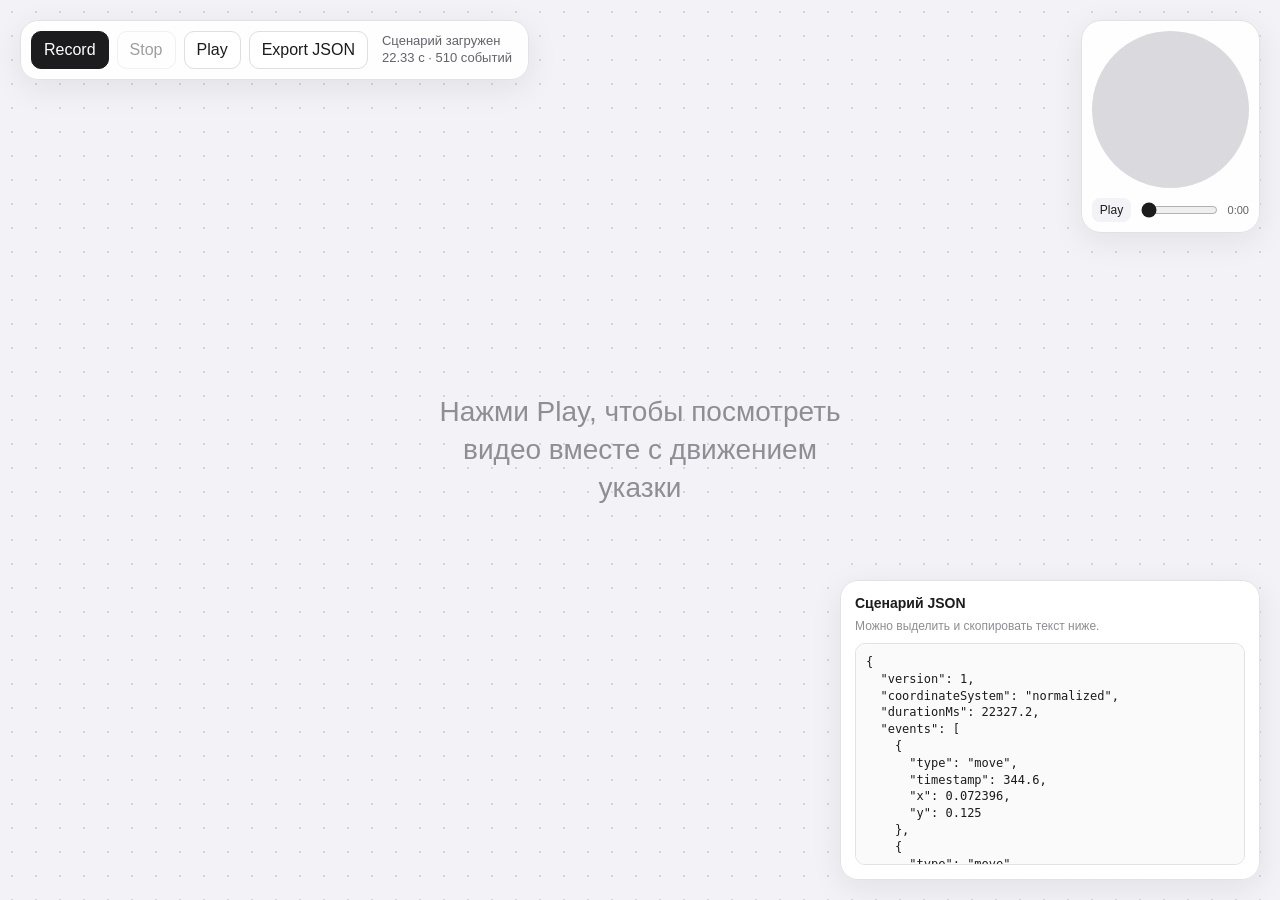
<file: cursor-recorder.html>
<!doctype html>
<html lang="ru">
<head>
  <meta charset="utf-8">
  <meta name="viewport" content="width=device-width, initial-scale=1">
  <title>Запись движения курсора</title>
  <style>
    * { box-sizing: border-box; }
    html, body { width: 100%; height: 100%; margin: 0; overflow: hidden; }
    body { font-family: Inter, Arial, sans-serif; color: #1c1c1e; background: #f2f2f7; }
    button, textarea { font: inherit; }

    .stage {
      position: fixed;
      inset: 0;
      width: 100vw;
      height: 100vh;
      height: 100dvh;
      overflow: hidden;
      background-color: #f2f2f7;
      background-image: radial-gradient(#d5d5db 1px, transparent 1px);
      background-size: 24px 24px;
      cursor: none;
    }
    .stage__hint {
      position: absolute;
      top: 50%;
      left: 50%;
      width: min(440px, calc(100% - 40px));
      margin: 0;
      color: #8e8e93;
      font-size: clamp(18px, 2.5vw, 28px);
      line-height: 1.35;
      text-align: center;
      transform: translate(-50%, -50%);
      pointer-events: none;
      user-select: none;
    }
    .stage.is-recording { background-color: #f9f7f7; }
    .stage.is-playing { cursor: auto; }

    .toolbar, .json-panel {
      position: fixed;
      z-index: 2;
      border: 1px solid #e1e1e6;
      border-radius: 18px;
      background: rgba(255, 255, 255, .96);
      box-shadow: 0 8px 32px rgba(28, 28, 30, .08);
    }
    .toolbar { top: 20px; left: 20px; display: flex; flex-wrap: wrap; align-items: center; gap: 8px; max-width: calc(100vw - 40px); padding: 10px; }
    .toolbar button { min-height: 38px; padding: 8px 12px; border: 1px solid #dedee3; border-radius: 10px; background: #fff; color: #1c1c1e; cursor: pointer; }
    .toolbar button:hover:not(:disabled) { background: #f2f2f7; }
    .toolbar button:disabled { opacity: .42; cursor: default; }
    .toolbar button:focus-visible, .json-panel textarea:focus-visible { outline: 2px solid #1c1c1e; outline-offset: 2px; }
    .toolbar__record { background: #1c1c1e !important; border-color: #1c1c1e !important; color: #fff !important; }
    .toolbar__record:hover:not(:disabled) { background: #3a3a3d !important; }
    .toolbar__status { min-width: 116px; padding: 0 6px; color: #63636a; font-size: 13px; line-height: 1.3; }
    .toolbar__time { font-variant-numeric: tabular-nums; }

    .json-panel { right: 20px; bottom: 20px; display: flex; flex-direction: column; width: min(420px, calc(100vw - 40px)); height: min(300px, 38vh); min-height: 170px; padding: 14px; }
    .json-panel label { margin-bottom: 8px; font-size: 14px; font-weight: 600; }
    .json-panel__note { margin: 0 0 10px; color: #8e8e93; font-size: 12px; }
    .json-panel textarea { flex: 1; width: 100%; min-height: 0; padding: 10px; resize: none; border: 1px solid #e1e1e6; border-radius: 10px; background: #fafafb; color: #1c1c1e; font-family: Consolas, Monaco, monospace; font-size: 12px; line-height: 1.4; white-space: pre; }

    .fake-cursor { position: absolute; z-index: 1; width: clamp(120px, 13vw, 180px); aspect-ratio: 1086 / 1448; transform: translate(-9.2%, -3%); pointer-events: none; }
    .fake-cursor[hidden] { display: none; }
    .fake-cursor img { display: block; width: 100%; height: 100%; object-fit: contain; filter: drop-shadow(0 2px 2px rgba(0, 0, 0, .18)); }
    .fake-cursor.is-clicking::after { content: ""; position: absolute; top: 3%; left: 9.2%; width: 22px; height: 22px; border: 2px solid #e5484d; border-radius: 50%; transform: translate(-50%, -50%); }

    .video-dock { position: fixed; z-index: 2; top: 20px; right: 20px; width: clamp(160px, 14vw, 220px); padding: 10px; border: 1px solid #e1e1e6; border-radius: 20px; background: rgba(255, 255, 255, .96); box-shadow: 0 8px 32px rgba(28, 28, 30, .08); }
    .video-dock__video { display: block; width: 100%; aspect-ratio: 1; border-radius: 50%; background: #d9d9de; object-fit: cover; cursor: pointer; }
    .video-dock__controls { display: flex; align-items: center; gap: 8px; margin-top: 10px; }
    .video-dock__toggle { flex: 0 0 auto; padding: 5px 8px; border: 0; border-radius: 8px; background: #f2f2f7; color: #1c1c1e; font-size: 12px; cursor: pointer; }
    .video-dock__toggle:disabled, .video-dock__seek:disabled { opacity: .45; cursor: default; }
    .video-dock__seek { flex: 1; min-width: 0; accent-color: #1c1c1e; cursor: pointer; }
    .video-dock__time { color: #63636a; font-size: 11px; font-variant-numeric: tabular-nums; }

    @media (max-width: 640px) {
      .toolbar { top: 12px; left: 12px; max-width: calc(100vw - 24px); }
      .json-panel { right: 12px; bottom: 12px; width: calc(100vw - 24px); height: min(260px, 35vh); }
      .video-dock { top: 136px; right: 12px; width: 150px; }
    }
  </style>
</head>
<body>
  <main class="stage" id="stage" aria-label="Область записи движения курсора">
    <p class="stage__hint">Нажми Record и двигай мышью по этой области</p>
    <div class="fake-cursor" id="fake-cursor" hidden aria-hidden="true">
      <img src="assets/pointer.png" width="1086" height="1448" alt="">
    </div>
  </main>

  <div class="toolbar" role="group" aria-label="Управление записью">
    <button class="toolbar__record" id="record" type="button">Record</button>
    <button id="stop" type="button" disabled>Stop</button>
    <button id="play" type="button" disabled>Play</button>
    <button id="export" type="button" disabled>Export JSON</button>
    <span class="toolbar__status" id="status" role="status">Готово к записи<br><span class="toolbar__time">0.00 с</span></span>
  </div>

  <div class="video-dock" aria-label="Видео с рассказом">
    <video class="video-dock__video" id="narration-video" src="assets/pointer.MP4" preload="metadata" playsinline aria-label="Видео с рассказом о процессе"></video>
    <div class="video-dock__controls">
      <button class="video-dock__toggle" id="video-toggle" type="button" aria-label="Воспроизвести видео">Play</button>
      <input class="video-dock__seek" id="video-seek" type="range" min="0" max="1000" value="0" aria-label="Положение видео">
      <span class="video-dock__time" id="video-time">0:00</span>
    </div>
  </div>

  <section class="json-panel" aria-label="Записанный сценарий">
    <label for="json-output">Сценарий JSON</label>
    <p class="json-panel__note">Можно выделить и скопировать текст ниже.</p>
    <textarea id="json-output" readonly spellcheck="false"></textarea>
  </section>

  <script>
    const stage = document.getElementById('stage');
    const fakeCursor = document.getElementById('fake-cursor');
    const recordButton = document.getElementById('record');
    const stopButton = document.getElementById('stop');
    const playButton = document.getElementById('play');
    const exportButton = document.getElementById('export');
    const status = document.getElementById('status');
    const jsonOutput = document.getElementById('json-output');
    const narrationVideo = document.getElementById('narration-video');
    const videoToggle = document.getElementById('video-toggle');
    const videoSeek = document.getElementById('video-seek');
    const videoTime = document.getElementById('video-time');

    let events = [];
    let durationMs = 0;
    let recordingStart = 0;
    let recordingFrame = 0;
    let playbackFrame = 0;
    let pendingMove = null;
    let isRecording = false;
    let isPlaying = false;
    let pointerInStage = false;
    let lastLivePosition = null;

    function round(value, places) {
      const factor = 10 ** places;
      return Math.round(value * factor) / factor;
    }

    function normalizedPosition(event) {
      const bounds = stage.getBoundingClientRect();
      return {
        x: round(Math.min(1, Math.max(0, (event.clientX - bounds.left) / bounds.width)), 6),
        y: round(Math.min(1, Math.max(0, (event.clientY - bounds.top) / bounds.height)), 6)
      };
    }

    function timestamp() {
      return round(performance.now() - recordingStart, 2);
    }

    function flushPendingMove() {
      if (!pendingMove) return;
      events.push(pendingMove);
      pendingMove = null;
    }

    function recordAction(type, event) {
      if (!isRecording) return;
      flushPendingMove();
      events.push({ type, timestamp: timestamp(), ...normalizedPosition(event) });
    }

    function updateButtons() {
      recordButton.disabled = isRecording;
      stopButton.disabled = !isRecording && !isPlaying && narrationVideo.currentTime === 0;
      playButton.disabled = isRecording || isPlaying || events.length === 0;
      exportButton.disabled = isRecording || events.length === 0;
      videoToggle.disabled = isRecording || events.length === 0;
      videoSeek.disabled = isRecording || events.length === 0;
    }

    function updateStatus(label, elapsed) {
      status.innerHTML = `${label}<br><span class="toolbar__time">${(elapsed / 1000).toFixed(2)} с · ${events.length} событий</span>`;
    }

    function updateJson() {
      jsonOutput.value = JSON.stringify({
        version: 1,
        coordinateSystem: 'normalized',
        durationMs: round(durationMs, 2),
        events
      }, null, 2);
    }

    function recordingTick() {
      if (!isRecording) return;
      flushPendingMove();
      updateStatus('Запись', performance.now() - recordingStart);
      recordingFrame = requestAnimationFrame(recordingTick);
    }

    function stopRecording() {
      if (!isRecording) return;
      flushPendingMove();
      durationMs = round(performance.now() - recordingStart, 2);
      isRecording = false;
      cancelAnimationFrame(recordingFrame);
      stage.classList.remove('is-recording');
      updateJson();
      updateStatus('Запись остановлена', durationMs);
      updateButtons();
    }

    function stopPlayback() {
      if (!isPlaying && narrationVideo.currentTime === 0) return;
      const elapsed = narrationVideo.currentTime * 1000;
      narrationVideo.pause();
      narrationVideo.currentTime = 0;
      isPlaying = false;
      cancelAnimationFrame(playbackFrame);
      stage.classList.remove('is-playing');
      fakeCursor.classList.remove('is-clicking');
      restoreLiveCursor();
      updateVideoControls();
      updateStatus('Воспроизведение остановлено', Math.min(elapsed, durationMs));
      updateButtons();
    }

    function positionFakeCursor(point) {
      fakeCursor.style.left = `${point.x * 100}%`;
      fakeCursor.style.top = `${point.y * 100}%`;
    }

    function restoreLiveCursor() {
      if (pointerInStage && lastLivePosition) {
        positionFakeCursor(lastLivePosition);
        fakeCursor.hidden = false;
      } else {
        fakeCursor.hidden = true;
      }
    }

    function updateLiveCursor(event) {
      if (event.pointerType !== 'mouse') return;
      pointerInStage = true;
      lastLivePosition = normalizedPosition(event);
      if (!isPlaying) restoreLiveCursor();
    }

    function renderRecordedCursor(elapsed) {
      if (!events.length) return;
      let left = 0;
      let right = events.length;
      while (left < right) {
        const middle = Math.floor((left + right) / 2);
        if (events[middle].timestamp <= elapsed) left = middle + 1;
        else right = middle;
      }
      const index = Math.max(0, left - 1);
      positionFakeCursor(events[index]);
      let clicked = false;
      for (let item = index; item >= 0 && events[item].timestamp >= elapsed - 160; item--) {
        if (events[item].type === 'click') {
          clicked = true;
          break;
        }
      }
      fakeCursor.classList.toggle('is-clicking', clicked);
    }

    function updateVideoControls() {
      const current = narrationVideo.currentTime;
      const videoDuration = narrationVideo.duration;
      videoSeek.value = Number.isFinite(videoDuration) && videoDuration > 0
        ? String(Math.round(current / videoDuration * 1000)) : '0';
      videoTime.textContent = `${Math.floor(current / 60)}:${String(Math.floor(current % 60)).padStart(2, '0')}`;
      videoToggle.textContent = narrationVideo.paused ? 'Play' : 'Pause';
      videoToggle.setAttribute('aria-label', narrationVideo.paused ? 'Воспроизвести видео' : 'Поставить видео на паузу');
    }

    function playbackTick() {
      if (!isPlaying) return;
      const elapsed = Math.min(narrationVideo.currentTime * 1000, durationMs);
      renderRecordedCursor(elapsed);
      updateVideoControls();
      updateStatus('Воспроизведение', elapsed);
      playbackFrame = requestAnimationFrame(playbackTick);
    }

    recordButton.addEventListener('click', () => {
      stopPlayback();
      events = [];
      durationMs = 0;
      pendingMove = null;
      jsonOutput.value = '';
      restoreLiveCursor();
      recordingStart = performance.now();
      isRecording = true;
      stage.classList.add('is-recording');
      updateStatus('Запись', 0);
      updateButtons();
      recordingFrame = requestAnimationFrame(recordingTick);
    });

    stopButton.addEventListener('click', () => {
      stopRecording();
      stopPlayback();
    });

    playButton.addEventListener('click', () => {
      if (!events.length || isRecording) return;
      stopPlayback();
      narrationVideo.currentTime = 0;
      narrationVideo.play().catch(() => updateStatus('Не удалось запустить видео', 0));
    });

    function finishVideoPlayback(label) {
      if (!isPlaying) return;
      isPlaying = false;
      cancelAnimationFrame(playbackFrame);
      stage.classList.remove('is-playing');
      fakeCursor.classList.remove('is-clicking');
      restoreLiveCursor();
      updateVideoControls();
      updateStatus(label, Math.min(narrationVideo.currentTime * 1000, durationMs));
      updateButtons();
    }

    narrationVideo.addEventListener('play', () => {
      if (isRecording || !events.length) {
        narrationVideo.pause();
        return;
      }
      isPlaying = true;
      stage.classList.add('is-playing');
      fakeCursor.hidden = false;
      playbackTick();
      updateButtons();
    });
    narrationVideo.addEventListener('pause', () => {
      finishVideoPlayback(narrationVideo.ended ? 'Видео завершено' : 'Видео на паузе');
    });
    narrationVideo.addEventListener('ended', () => finishVideoPlayback('Видео завершено'));
    narrationVideo.addEventListener('timeupdate', updateVideoControls);
    narrationVideo.addEventListener('loadedmetadata', updateVideoControls);
    narrationVideo.addEventListener('seeked', () => {
      updateVideoControls();
      if (isPlaying) renderRecordedCursor(narrationVideo.currentTime * 1000);
    });

    function toggleVideo() {
      if (!events.length || isRecording) return;
      if (narrationVideo.paused) {
        if (narrationVideo.ended) narrationVideo.currentTime = 0;
        narrationVideo.play().catch(() => updateStatus('Не удалось запустить видео', 0));
      } else {
        narrationVideo.pause();
      }
    }
    narrationVideo.addEventListener('click', toggleVideo);
    videoToggle.addEventListener('click', toggleVideo);
    videoSeek.addEventListener('input', () => {
      if (!Number.isFinite(narrationVideo.duration)) return;
      narrationVideo.currentTime = Number(videoSeek.value) / 1000 * narrationVideo.duration;
      updateVideoControls();
    });

    exportButton.addEventListener('click', () => {
      if (!events.length) return;
      updateJson();
      const blob = new Blob([jsonOutput.value], { type: 'application/json' });
      const url = URL.createObjectURL(blob);
      const link = document.createElement('a');
      link.href = url;
      link.download = 'cursor-recording.json';
      link.click();
      setTimeout(() => URL.revokeObjectURL(url), 1000);
    });

    stage.addEventListener('pointermove', (event) => {
      updateLiveCursor(event);
      if (!isRecording || event.pointerType !== 'mouse') return;
      pendingMove = { type: 'move', timestamp: timestamp(), ...normalizedPosition(event) };
    });
    stage.addEventListener('pointerenter', (event) => {
      updateLiveCursor(event);
      if (!isRecording || event.pointerType !== 'mouse') return;
      pendingMove = { type: 'move', timestamp: timestamp(), ...normalizedPosition(event) };
    });
    stage.addEventListener('pointerleave', (event) => {
      if (event.pointerType !== 'mouse') return;
      pointerInStage = false;
      if (!isPlaying) fakeCursor.hidden = true;
    });
    stage.addEventListener('pointerdown', (event) => {
      if (event.pointerType === 'mouse') recordAction('pointerdown', event);
    });
    stage.addEventListener('pointerup', (event) => {
      if (event.pointerType === 'mouse') recordAction('pointerup', event);
    });
    stage.addEventListener('click', (event) => recordAction('click', event));

    async function loadSavedScenario() {
      try {
        const response = await fetch('assets/cursor-recording.json');
        if (!response.ok) throw new Error('Файл сценария недоступен');
        const scenario = await response.json();
        if (scenario.coordinateSystem !== 'normalized' || !Array.isArray(scenario.events)) {
          throw new Error('Неверный формат сценария');
        }
        const loadedEvents = scenario.events.filter((event) =>
          Number.isFinite(event.timestamp) && Number.isFinite(event.x) && Number.isFinite(event.y)
          && event.x >= 0 && event.x <= 1 && event.y >= 0 && event.y <= 1
        );
        if (!loadedEvents.length) throw new Error('В сценарии нет точек');
        events = loadedEvents;
        durationMs = Math.max(Number(scenario.durationMs) || 0, events[events.length - 1].timestamp);
        stage.querySelector('.stage__hint').textContent = 'Нажми Play, чтобы посмотреть видео вместе с движением указки';
        updateJson();
        updateButtons();
        updateStatus('Сценарий загружен', durationMs);
      } catch (error) {
        updateStatus('Не удалось загрузить JSON — открой страницу через Live Server', 0);
      }
    }

    updateJson();
    loadSavedScenario();
  </script>
</body>
</html>
</file>
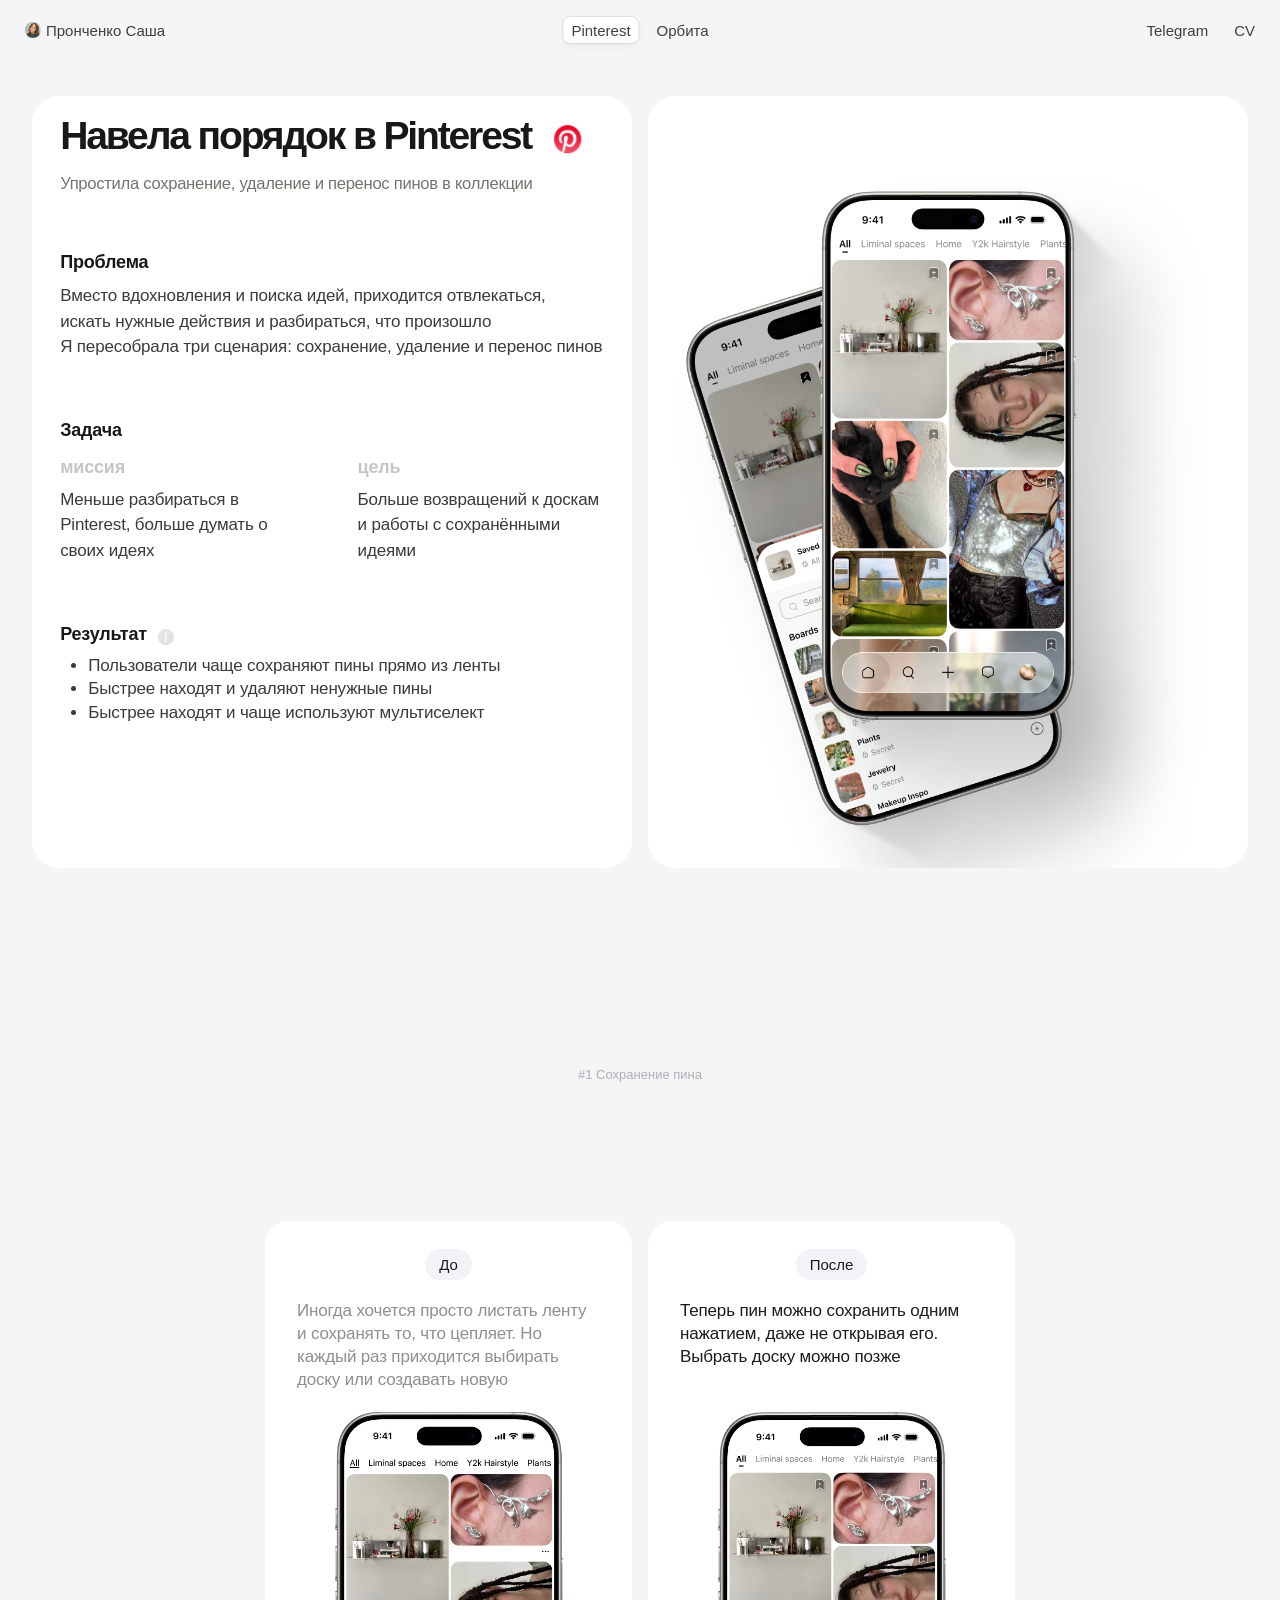
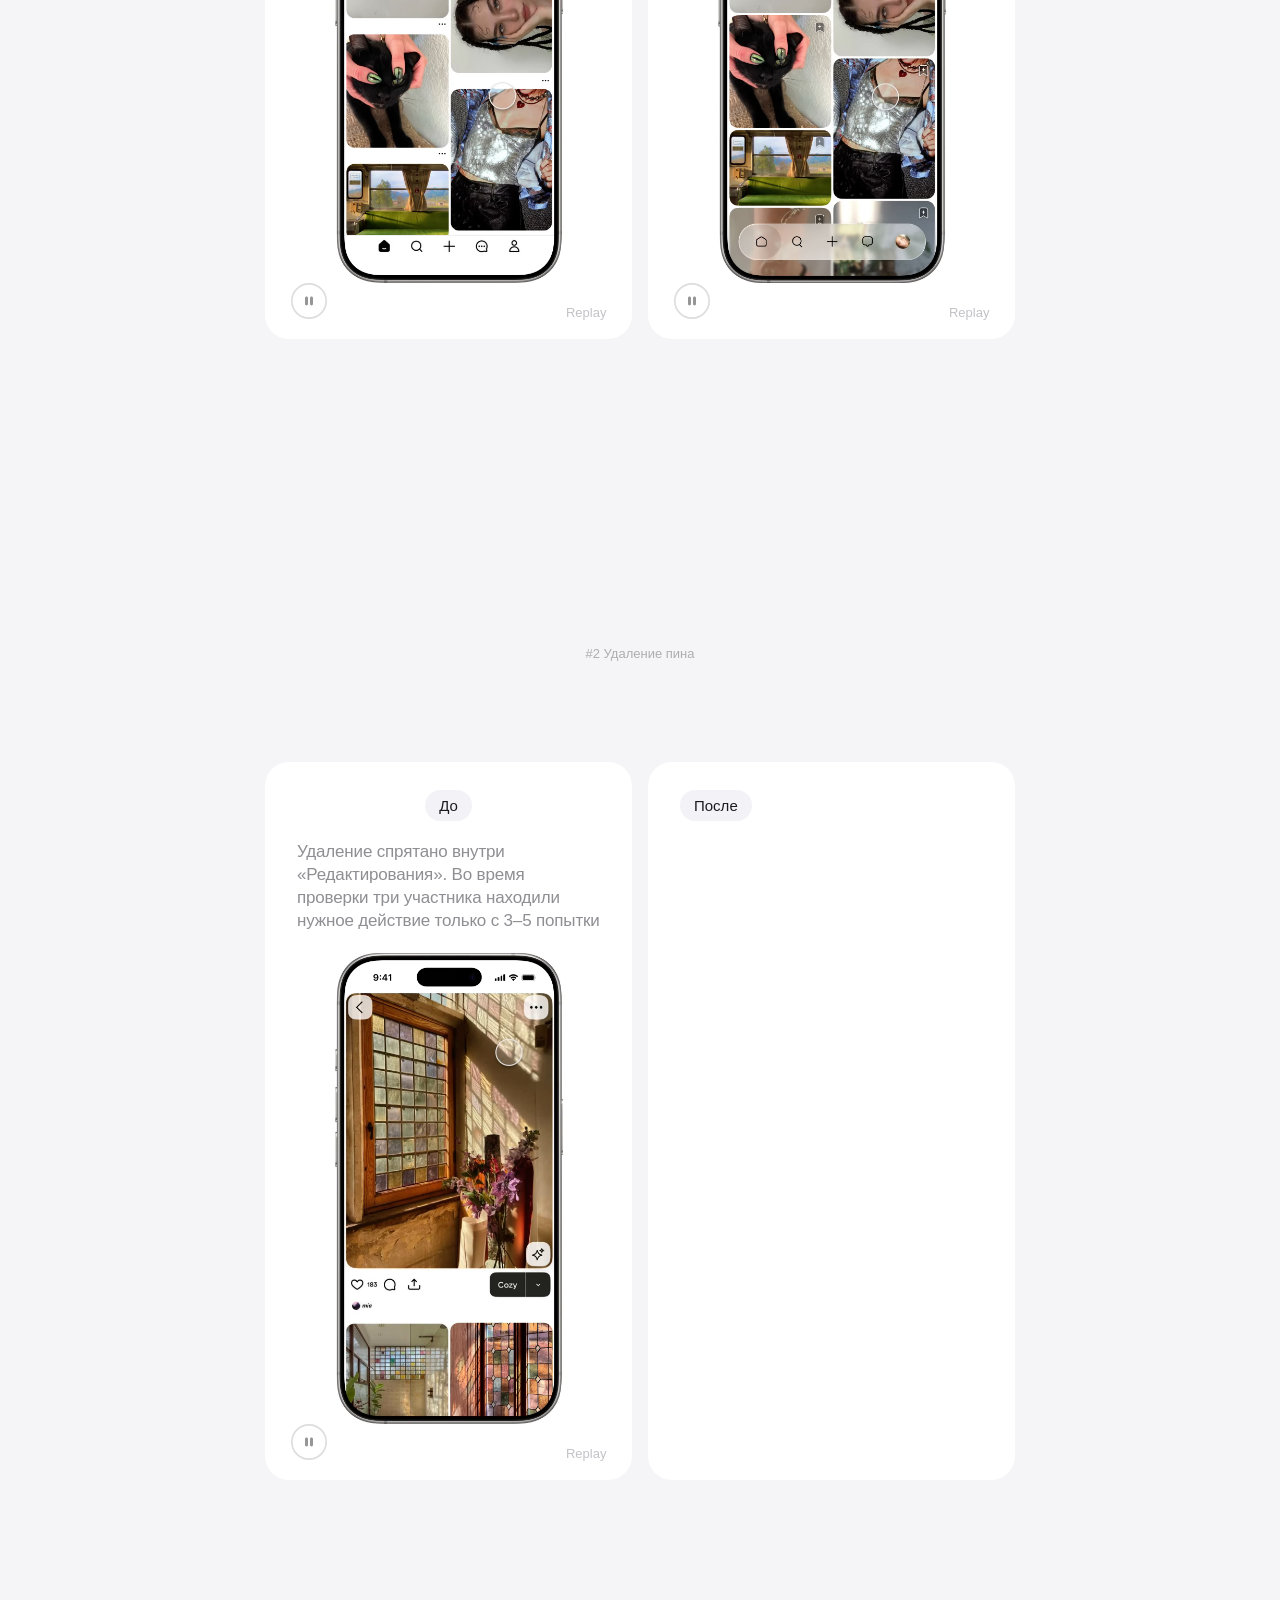
<file: mywebsitelast/pinterest.html>
<!doctype html>
<html lang="ru">
<head>
  <meta charset="utf-8">
  <meta name="viewport" content="width=device-width, initial-scale=1">
  <title>Summary — UX/UI кейс</title>
  <meta name="description" content="Интерактивный summary-компонент UX/UI кейса">
  <link rel="stylesheet" href="styles.css">
  <link rel="stylesheet" href="navigation.css">
</head>
<body>
  <div id="luxy">
  <nav class="site-navigation" aria-label="Основная навигация">
    <a href="index.html">
      <span class="site-navigation__icon site-navigation__icon--portrait"><img src="assets/home/images/portrait.png" alt=""></span>
      <span>Пронченко Саша</span>
    </a>
    <div class="site-navigation__cases">
      <a href="pinterest.html" aria-current="page">
        <span>Pinterest</span>
      </a>
      <span class="site-navigation__item" aria-disabled="true">
        <span>Орбита</span>
      </span>
    </div>
    <div class="site-navigation__utilities">
      <span class="site-navigation__item" aria-disabled="true">Telegram</span>
      <span class="site-navigation__item" aria-disabled="true">CV</span>
    </div>
  </nav>
  <main class="page">
    <div class="hero">
      <div class="summary-slot">
      <section class="summary" data-state="expanded" aria-label="Краткое содержание кейса">
      <button class="summary__collapse" type="button" aria-label="Свернуть карточку">
        <img src="assets/icons/summary/collapse.svg" alt="" aria-hidden="true">
      </button>
      <div class="summary__content">
        <header class="summary__intro">
          <h1>
            <span>Навела порядок в Pinterest</span>
            <img class="summary__brand-icon" src="assets/cases/pinterest/images/pinterest-icon.png" alt="" aria-hidden="true">
          </h1>
          <p class="summary__subtitle">Упростила сохранение, удаление и перенос пинов в коллекции</p>
        </header>
        <div class="summary__details">
        <div class="summary__item summary__item--problem">
          <h2>Проблема</h2>
          <p>Вместо вдохновления и поиска идей, приходится отвлекаться,<br> искать нужные действия и разбираться, что произошло<br>
Я пересобрала три сценария: сохранение, удаление и перенос пинов</p>
        </div>
        <div class="summary__item summary__item--task">
          <h2>Задача</h2>
          <div class="summary__task-columns">
            <div class="summary__task-column">
              <h3>миссия</h3>
              <p>Меньше разбираться в Pinterest, больше думать о своих идеях</p>
            </div>
            <div class="summary__task-column">
              <h3>цель</h3>
              <p>Больше возвращений к доскам<br> и работы с сохранёнными идеями</p>
            </div>
          </div>
        </div>
        <div class="summary__item">
          <div class="summary__heading-row">
            <h2>Результат</h2>
            <span class="summary__tooltip">
              <button class="summary__tooltip-button" type="button" aria-label="Подробнее о результатах" aria-describedby="result-tooltip" aria-expanded="false">
                <img src="assets/icons/summary/info.svg" alt="" aria-hidden="true">
              </button>
              <span class="summary__tooltip-content" id="result-tooltip" role="tooltip">Проект учебный, поэтому после запуска я проверяла бы эти изменения на продуктовых метриках</span>
            </span>
          </div>
          <ul class="summary__results">
            <li>Пользователи чаще сохраняют пины прямо из ленты</li>
            <li>Быстрее находят и удаляют ненужные пины</li>
            <li>Быстрее находят и чаще используют мультиселект</li>
          </ul>
        </div>
        </div>
      </div>
      <button class="summary__widget" type="button" aria-label="Раскрыть краткое содержание кейса">
        <span class="summary__widget-label">О кейсе</span>
        <img src="assets/icons/summary/expand.svg" alt="" aria-hidden="true">
      </button>
      </section>
      </div>
      <figure class="case-cover">
        <img src="assets/cases/pinterest/images/cover.png" alt="Обложка кейса с интерфейсом мобильного браузера">
      </figure>
    </div>
    <section class="case-section" aria-labelledby="saving-pin-title">
      <div class="case-section__title-reveal">
        <p class="case-section__eyebrow">#1 Сохранение пина</p>
        <h2 class="case-section__title" id="saving-pin-title"><span class="saving-pin-title__first-line">Если хочется сохранить пин,</span><br class="saving-pin-title__break"> <span class="saving-pin-title__second-line">не выбирая доску прямо сейчас</span></h2>
      </div>
      <div class="pin-save-videos">
<div class="pin-save-video-test pin-save-video-test--before">
        <div class="pin-save-comparison__text pin-save-video-test__text">
          <h3>До</h3>
          <p>Иногда хочется просто листать ленту и сохранять то, что цепляет. Но каждый раз приходится выбирать доску или создавать новую</p>
        </div>
        <div class="pin-save-video-test__media">
        <video autoplay muted loop playsinline>
          <source src="assets/cases/pinterest/videos/8.webm" type="video/webm">
        </video>
        </div>
          <div class="video-controls">
          <button class="video-progress" type="button" aria-label="Поставить видео на паузу" data-state="playing">
            <svg class="video-progress__ring" width="44" height="44" viewBox="0 0 44 44" fill="none" aria-hidden="true">
              <circle cx="22" cy="22" r="21" stroke="#DDDDDD" stroke-width="2"/>
              <circle class="video-progress__arc" cx="22" cy="22" r="21" stroke="#969696" stroke-width="2" stroke-linecap="round" pathLength="1" stroke-dasharray="1" stroke-dashoffset="1" transform="rotate(-90 22 22)"/>
            </svg>
            <img class="video-progress__icon" src="assets/icons/video/pause.svg" width="20" height="20" alt="" aria-hidden="true">
          </button>
          <button class="video-replay" type="button" aria-label="Воспроизвести видео заново">Replay</button>
          </div>
      </div>
<div class="pin-save-video-test pin-save-video-test--after">
        <div class="pin-save-comparison__text pin-save-video-test__text">
          <h3>После</h3>
          <p>Теперь пин можно сохранить одним нажатием, даже не открывая его. Выбрать доску можно позже</p>
        </div>
        <div class="pin-save-video-test__media">
        <video muted loop playsinline>
          <source src="assets/cases/pinterest/videos/7.webm" type="video/webm">
        </video>
        </div>
          <div class="video-controls">
          <button class="video-progress" type="button" aria-label="Поставить видео на паузу" data-state="playing">
            <svg class="video-progress__ring" width="44" height="44" viewBox="0 0 44 44" fill="none" aria-hidden="true">
              <circle cx="22" cy="22" r="21" stroke="#DDDDDD" stroke-width="2"/>
              <circle class="video-progress__arc" cx="22" cy="22" r="21" stroke="#969696" stroke-width="2" stroke-linecap="round" pathLength="1" stroke-dasharray="1" stroke-dashoffset="1" transform="rotate(-90 22 22)"/>
            </svg>
            <img class="video-progress__icon" src="assets/icons/video/pause.svg" width="20" height="20" alt="" aria-hidden="true">
          </button>
          <button class="video-replay" type="button" aria-label="Воспроизвести видео заново">Replay</button>
          </div>
      </div>
      </div>
      <div class="video-segment" role="group" aria-label="Сравнение до и после">
        <button type="button" data-slide="0" aria-pressed="true">До</button>
        <button type="button" data-slide="1" aria-pressed="false">После</button>
      </div>
    </section>
    <section class="case-section" aria-labelledby="deleting-pin-title">
      <div class="case-section__title-reveal">
        <p class="case-section__eyebrow">#2 Удаление пина</p>
        <h2 class="case-section__title" id="deleting-pin-title"><span>Когда хочется удалить пин</span></h2>
      </div>
      <div class="pin-save-videos">
        <div class="pin-save-video-test pin-save-video-test--before">
          <div class="pin-save-comparison__text pin-save-video-test__text">
            <h3>До</h3>
            <p>Удаление спрятано внутри «Редактирования». Во время проверки три участника находили нужное действие только с 3–5 попытки</p>
          </div>
          <div class="pin-save-video-test__media">
            <video autoplay muted loop playsinline>
              <source src="assets/cases/pinterest/videos/9.webm" type="video/webm">
            </video>
          </div>
          <div class="video-controls">
            <button class="video-progress" type="button" aria-label="Поставить видео на паузу" data-state="playing">
              <svg class="video-progress__ring" width="44" height="44" viewBox="0 0 44 44" fill="none" aria-hidden="true">
                <circle cx="22" cy="22" r="21" stroke="#DDDDDD" stroke-width="2"/>
                <circle class="video-progress__arc" cx="22" cy="22" r="21" stroke="#969696" stroke-width="2" stroke-linecap="round" pathLength="1" stroke-dasharray="1" stroke-dashoffset="1" transform="rotate(-90 22 22)"/>
              </svg>
              <img class="video-progress__icon" src="assets/icons/video/pause.svg" width="20" height="20" alt="" aria-hidden="true">
            </button>
            <button class="video-replay" type="button" aria-label="Воспроизвести видео заново">Replay</button>
          </div>
        </div>
        <div class="pin-save-video-test pin-save-video-test--after">
          <div class="pin-save-comparison__text pin-save-video-test__text">
            <h3>После</h3>
          </div>
          <div class="pin-save-video-test__media pin-save-video-test__media--empty" aria-label="Видео будет добавлено позже"></div>
        </div>
      </div>
      <div class="video-segment" role="group" aria-label="Сравнение до и после">
        <button type="button" data-slide="0" aria-pressed="true">До</button>
        <button type="button" data-slide="1" aria-pressed="false">После</button>
      </div>
    </section>
  </main>
  </div>
  <div class="summary-backdrop" aria-hidden="true"></div>
  <script src="https://min30327.github.io/luxy.js/dist/js/luxy.js"></script>
  <script src="script.js"></script>
  <script src="navigation.js"></script>
</body>
</html>
</file>
<file: mywebsitelast/styles.css>
:root { --page-gutter:clamp(24px,2.5vw,48px); color-scheme: light; font-family: Inter, ui-sans-serif, -apple-system, BlinkMacSystemFont, "Segoe UI", sans-serif; background:#F5F5F7; color:#181816; }
* { box-sizing:border-box; }
html { scroll-behavior:smooth; }
body { margin:0; min-width:0; overflow-x:clip; background:#F5F5F7; }
@media (min-width:901px) {
  #luxy { width:100%; will-change:transform; backface-visibility:hidden; }
}
button { font:inherit; }
.page { min-height:320vh; padding:var(--page-gutter); }
.hero { display:grid; grid-template-columns:minmax(0,1fr) minmax(0,1fr); gap:16px; height:calc(100vh - 2 * var(--page-gutter)); }
.summary { position:relative; z-index:2; width:100%; height:100%; border:0; border-radius:28px; background:#fff; overflow:hidden; transform-origin:top left; will-change:transform; transition:border-radius .72s cubic-bezier(.22,1,.36,1),border-color .38s ease,opacity .24s ease,background-color .38s ease; }
.case-cover { position:relative; z-index:1; width:100%; height:100%; margin:0; overflow:hidden; border-radius:28px; background:#ecebea; }
.case-cover img { display:block; width:100%; height:100%; object-fit:cover; object-position:center; }
.case-section { display:flex; flex-direction:column; align-items:center; justify-content:center; padding:clamp(140px,22vh,200px) 0 clamp(80px,12vh,160px); text-align:center; }
.case-section__title-reveal { width:100%; }
.case-section__eyebrow { margin:0 0 12px; color:#AEAEB2; font-family:"SF Pro Display", "SF Pro", -apple-system, BlinkMacSystemFont, sans-serif; font-size:clamp(13px,1vw,15px); line-height:1.4; font-weight:400; }
.case-section .case-section__title { max-width:32ch; margin-inline:auto; font-family:"SF Pro Display", "SF Pro", -apple-system, BlinkMacSystemFont, sans-serif; font-size:clamp(30.685px,2.61725vw,46.93px); color:#1C1C1E; text-wrap:normal; line-height:1.15; }
.case-section h2 { margin:0; font-size:clamp(36px,3.05vw,55px); line-height:1; letter-spacing:-.04em; font-weight:400; text-wrap:balance; opacity:0; transform:translateY(72px); transition:opacity .75s ease,transform 1.05s cubic-bezier(.22,1,.36,1); }
.case-section.is-visible h2 { opacity:1; transform:translateY(0); }
.pin-save-demo { width:100%; display:grid; grid-template-columns:repeat(2,minmax(0,1fr)); gap:clamp(12px,1vw,16px); margin-top:clamp(36px,5vh,56px); padding:clamp(16px,1.25vw,24px); border-radius:28px; background:#f2f2f7; overflow:visible; text-align:left; }
.pin-save-comparison { display:grid; grid-template-columns:minmax(0,220px) 449px; align-items:start; justify-content:start; gap:10px; min-width:0; }
.pin-save-comparison__text { padding-top:clamp(10px,1.45vw,22px); }
.pin-save-comparison__text h3 { margin:0; color:#3f3f3f; font-size:clamp(26px,2vw,32px); line-height:1.15; font-weight:400; letter-spacing:-.035em; }
.pin-save-comparison__text p { max-width:340px; margin:24px 0 0; color:#3c3a3b; font-size:clamp(17px,1.2vw,18px); line-height:1.5; font-weight:400; letter-spacing:-.01em; }
.pin-save-video-test__text p { margin-top:20px; font-weight:500; line-height:1.35; }
.pin-save-video-test--before .pin-save-video-test__text p { color:#8E8E93; }
.pin-save-video-test--after .pin-save-video-test__text p { color:#1C1C1E; }
.pin-save-comparison--after .pin-save-comparison__text { position:relative; z-index:2; width:min(340px,calc(100% + 100px)); transform:translateX(clamp(16px,2vw,32px)); }
.iphone-demo { position:relative; width:min(100%,449px); aspect-ratio:898/1498; }
.iphone-demo__stage { position:absolute; top:0; left:0; width:449px; height:749px; transform:scale(var(--iphone-scale,1)); transform-origin:top left; }
.iphone-demo__shadow { position:absolute; inset:0; z-index:0; display:block; width:449px; height:749px; pointer-events:none; }
.iphone-demo__device { position:absolute; z-index:1; top:22px; left:22px; width:279.04px; height:578.56px; }
.iphone-demo__screen { position:absolute; z-index:1; top:9.6px; left:10.62px; width:257.8px; height:559.36px; overflow:hidden; border-radius:34px; background:#000; }
.iphone-demo__video { position:absolute; inset:0 auto auto 0; display:block; width:100%; height:auto; }
.iphone-demo__frame { position:absolute; inset:0; z-index:2; display:block; width:100%; height:100%; pointer-events:none; }
.pin-save-comparison--after .iphone-demo { transform:translateX(clamp(70px,7vw,112px)); }
.pin-save-video-test { display:flex; flex-direction:column; align-items:center; justify-content:flex-start; gap:20px; width:100%; min-width:0; margin-top:0; border-radius:24px; background:#FFFFFF; overflow:hidden; text-align:left; }
.pin-save-videos { display:grid; grid-template-columns:repeat(2,minmax(0,1fr)); gap:16px; width:100%; max-width:750px; margin-top:48px; }
.video-segment { display:none; }
.video-description-area { display:none; }
.mobile-video-card { display:none; }
.pin-save-video-test__text { width:100%; min-width:0; flex:0 0 auto; padding:28px 32px 0; font-family:"SF Pro Display", "SF Pro", -apple-system, BlinkMacSystemFont, sans-serif; }
.pin-save-video-test__text h3 { display:table; width:max-content; margin:0 auto; padding:5px 14px; border-radius:999px; background:#F2F2F7; color:#1C1C1E; font-size:clamp(15px,1.1vw,17px); line-height:1.4; font-weight:400; letter-spacing:0; }
@media (min-width:901px) {
  .pin-save-videos { grid-template-rows:auto auto auto; }
  .pin-save-video-test { display:grid; grid-row:span 3; grid-template-rows:subgrid; justify-items:center; align-items:start; row-gap:0; }
  .pin-save-video-test__media { margin-top:20px; }
}
.pin-save-video-test video { display:block; width:100%; max-width:100%; height:auto; flex-shrink:0; }
@media (min-width:901px) and (max-height:800px) {
  .pin-save-videos { margin-top:32px; }
}
.video-progress { --video-progress:0deg; position:relative; display:flex; align-items:center; justify-content:center; width:44px; height:44px; margin-top:20px; padding:0; border:0; border-radius:50%; background:transparent; color:#555451; cursor:pointer; }
.pin-save-video-test__media { position:relative; width:100%; min-width:0; }
.pin-save-video-test__media--empty { aspect-ratio:9/16; background:#FFFFFF; }
.video-controls { display:flex; align-items:center; justify-content:space-between; gap:12px; width:100%; padding:0 clamp(16px,2vw,28px) 20px; margin-top:0; }
.video-controls button { width:36px; height:36px; pointer-events:auto; }
.video-controls .video-progress__ring { width:36px; height:36px; }
.video-controls .video-progress__icon { width:16px; height:16px; }
.video-controls .video-progress { margin-top:0; }
.video-controls .video-replay { display:flex; align-items:flex-end; line-height:1; }
.video-controls .video-replay { width:auto; height:36px; padding:0; border:0; border-radius:0; background:transparent; color:#C2C2C7; font-family:"SF Pro Display", "SF Pro", -apple-system, BlinkMacSystemFont, sans-serif; font-size:clamp(13px,.95vw,15px); font-weight:500; cursor:pointer; transition:color .18s ease; }
.video-replay:hover { color:#1C1C1E; }
.video-replay:focus-visible { outline:2px solid #77736a; outline-offset:3px; }
.video-progress__ring { position:absolute; inset:0; display:block; width:44px; height:44px; }
.video-progress__icon { display:block; width:20px; height:20px; }
.video-progress:hover { color:#292826; }
.video-progress:focus-visible { outline:2px solid #77736a; outline-offset:3px; }
@media (min-width:901px) {
  .pin-save-video-test video { cursor:pointer; }
}
.summary__content { height:100%; display:flex; flex-direction:column; justify-content:flex-start; gap:clamp(40px,6vh,56px); padding:calc(clamp(26px,min(2.2vw,4.5vh),40px) - 8px) clamp(26px,min(2.2vw,4.5vh),40px) clamp(22px,min(2vw,4vh),36px); overflow-y:auto; opacity:1; transform:translateY(0); transition:opacity .32s ease .16s,transform .62s cubic-bezier(.22,1,.36,1); }
.summary__intro { max-width:560px; }
.summary h1 { margin:0; max-width:none; display:flex; align-items:center; gap:20px; font-size:clamp(36px,3.05vw,55px); line-height:1.02; letter-spacing:-.055em; font-weight:550; white-space:nowrap; }
.summary h1 span { flex:0 0 auto; min-width:max-content; }
.summary__brand-icon { display:block; flex:0 0 auto; width:clamp(32px,2.6vw,40px); height:clamp(32px,2.6vw,40px); object-fit:contain; transform:translateY(3px); }
.summary .summary__subtitle { margin:16px 0 0; max-width:none; font-size:clamp(16px,1.3vw,20px); line-height:1.45; color:#75736c; letter-spacing:-.018em; white-space:nowrap; }
.summary__details { display:grid; gap:clamp(44px,6.5vh,60px); width:100%; max-width:none; }
.summary__item { display:flex; flex-direction:column; align-items:flex-start; gap:8px; }
.summary__item.summary__item--problem { gap:8px; }
.summary__item.summary__item--task { gap:12px; }
.summary__item--problem p { color:#3c3a3b; text-align:left; }
.summary h2 { margin:0; font-size:clamp(18px,1.35vw,20px); line-height:1.4; font-weight:600; letter-spacing:-.01em; color:#181816; }
.summary p { margin:0; font-size:clamp(17px,1.2vw,18px); line-height:1.5; letter-spacing:-.01em; font-weight:400; color:#3c3a3b; }
.summary__task-columns { width:100%; display:grid; grid-template-columns:repeat(2,minmax(0,1fr)); gap:clamp(40px,4vw,64px); }
.summary__task-column { display:flex; flex-direction:column; gap:6px; min-width:0; }
.summary .summary__task-column h3 { margin:0; font-size:clamp(18px,1.35vw,20px); line-height:1.4; font-weight:600; letter-spacing:-.01em; color:#c2c6c7; }
.summary__results { margin:0; padding-left:28px; color:#3c3a3b; font-size:clamp(17px,1.2vw,18px); line-height:1.4; letter-spacing:-.01em; }
.summary__heading-row { display:flex; align-items:center; gap:7px; }
.summary__heading-row h2 { line-height:24px; }
.summary__tooltip { position:relative; display:inline-flex; transform:translateY(3px); }
.summary__tooltip-button { display:flex; align-items:center; justify-content:center; width:24px; height:24px; padding:0; border:0; border-radius:50%; background:transparent; cursor:pointer; }
.summary__tooltip-button img { display:block; opacity:.55; transition:opacity .2s ease; }
.summary__tooltip-button:hover img,.summary__tooltip-button:focus-visible img,.summary__tooltip[data-open="true"] .summary__tooltip-button img { opacity:1; }
.summary__tooltip-button:focus-visible { outline:2px solid #77736a; outline-offset:2px; }
.summary__tooltip-content { position:absolute; z-index:5; left:0; bottom:calc(100% + 10px); width:320px; padding:12px 14px; border-radius:12px; background:#242421; color:#f7f5ef; font-size:14px; line-height:1.4; letter-spacing:-.01em; font-weight:400; opacity:0; visibility:hidden; transform:translateY(5px); pointer-events:none; transition:opacity .18s ease,transform .18s ease,visibility .18s; }
.summary__tooltip:hover .summary__tooltip-content,.summary__tooltip:focus-within .summary__tooltip-content,.summary__tooltip[data-open="true"] .summary__tooltip-content { opacity:1; visibility:visible; transform:translateY(0); }
.summary__collapse { position:absolute; z-index:2; right:24px; top:22px; display:flex; align-items:center; justify-content:center; width:40px; height:40px; padding:0; border:0; border-radius:50%; background:transparent; color:#68665f; cursor:pointer; transition:background .2s,color .2s,opacity .2s ease; }
.summary__collapse img { display:block; width:18px; height:18px; }
.summary__collapse:hover,.summary__collapse:focus-visible { background:#eeece6; color:#181816; outline:none; }
.summary__widget { position:absolute; inset:0; width:100%; height:100%; display:flex; align-items:center; justify-content:space-between; gap:16px; padding:0 20px; border:0; background:transparent; color:#f7f5ef; cursor:pointer; opacity:0; transform:translateY(7px); pointer-events:none; transition:opacity .24s ease,transform .42s cubic-bezier(.22,1,.36,1); }
.summary__widget-label { font-size:16px; line-height:1; letter-spacing:-.015em; white-space:nowrap; }
.summary__widget img { display:block; width:20px; height:20px; filter:invert(1); }
.summary__widget:hover,.summary__widget:focus-visible { background:#11110f; outline:2px solid #77736a; outline-offset:-2px; }
.summary[data-state="expanded"] .summary__collapse { opacity:0; pointer-events:none; }
.summary[data-state="compact"] { position:fixed; z-index:10; top:var(--page-gutter); left:var(--page-gutter); width:142px; height:64px; border-color:#242421; border-radius:18px; background:#242421; transform:translateZ(0); }
.summary[data-state="overlay"] { position:fixed; z-index:10; top:var(--page-gutter); left:var(--page-gutter); width:calc(50vw - var(--page-gutter) - 8px); height:calc(100vh - 2 * var(--page-gutter)); }
.summary-backdrop { position:fixed; z-index:9; inset:0; background:rgba(24,24,22,.42); opacity:0; visibility:hidden; pointer-events:none; transition:opacity .32s ease,visibility .32s; }
body.summary-overlay-open .summary-backdrop { opacity:1; visibility:visible; pointer-events:auto; }
.summary[data-state="compact"] .summary__content { opacity:0; transform:translateY(-12px); transition:opacity .16s ease,transform .32s ease; pointer-events:none; }
.summary[data-state="compact"] .summary__collapse { opacity:0; pointer-events:none; }
.summary[data-state="compact"] .summary__widget { opacity:1; transform:translateY(0); pointer-events:auto; transition-delay:.16s; }
@media (min-width:901px) and (max-width:1450px) {
  .pin-save-comparison { grid-template-columns:minmax(0,220px) minmax(0,449px); }
}
@media (max-width:900px) {
  :root { --page-gutter:clamp(16px,4vw,32px); }
  .page { min-height:320vh; }
  .hero { grid-template-columns:1fr; gap:16px; height:auto; }
  .summary { order:2; width:calc(100vw - 2 * var(--page-gutter)); height:auto; }
  .summary[data-state="expanded"] { box-shadow:0 -10px 24px -10px rgba(28,28,30,.18); }
  .case-cover { order:1; width:100%; height:clamp(360px,64svh,560px); }
  .case-section { padding:clamp(80px,12vh,120px) 0 clamp(64px,10vh,100px); }
  .case-section h2 { font-size:clamp(38px,7.4vw,54px); }
  .case-section .case-section__title { width:calc(100% + 2 * var(--page-gutter) - 16px); max-width:none; margin-inline:calc(8px - var(--page-gutter)); text-align:center; font-size:var(--mobile-title-size,clamp(20px,6.5vw,46px)); }
  .saving-pin-title__first-line,.saving-pin-title__second-line { display:inline-block; white-space:nowrap; }
  .saving-pin-title__break { display:initial; }
  .case-section__eyebrow { font-size:15px; }
  .pin-save-demo { margin-top:32px; padding:clamp(24px,6vw,40px); }
  .pin-save-demo { grid-template-columns:1fr; gap:48px; }
  .pin-save-comparison { grid-template-columns:1fr; justify-items:center; }
  .pin-save-comparison__text { width:min(100%,449px); padding-top:0; }
  .pin-save-comparison--after .pin-save-comparison__text { width:min(100%,449px); transform:none; }
  .pin-save-comparison--after .iphone-demo { transform:none; }
  .pin-save-videos { display:flex; gap:0; overflow-x:auto; scroll-snap-type:x mandatory; overscroll-behavior-x:contain; scrollbar-width:none; }
  .mobile-video-card { display:block; width:100%; max-width:750px; margin-top:24px; padding-top:28px; border-radius:24px; background:#FFFFFF; box-shadow:0 8px 28px rgba(28,28,30,.06); overflow:hidden; }
  .mobile-video-card .pin-save-videos { margin-top:0; }
  .mobile-video-card .pin-save-video-test { border-radius:0; }
  .mobile-video-card .pin-save-video-test > .video-controls { display:none; }
  .shared-video-controls { width:100%; margin-top:12px; }
  .mobile-video-card .video-segment { width:100%; margin-inline:auto; margin-top:0; margin-bottom:0; }
  .pin-save-videos::-webkit-scrollbar { display:none; }
  .pin-save-video-test { flex:0 0 100%; flex-direction:column; align-items:center; gap:0; scroll-snap-align:start; scroll-snap-stop:always; }
  .pin-save-video-test__media { order:0; width:90%; margin-inline:auto; }
  .pin-save-video-test__text { order:2; width:100%; flex-basis:auto; padding:24px clamp(20px,5vw,32px) 24px; }
  .pin-save-video-test__text h3 { display:none; }
  .pin-save-video-test__text p { max-width:none; margin:0; font-size:18px; font-weight:400; }
  .video-controls { order:1; }
  .video-controls .video-replay { font-size:15px; }
  .pin-save-video-test--before .pin-save-video-test__text p { color:#1C1C1E; }
  .video-segment { position:relative; isolation:isolate; display:flex; width:100%; max-width:750px; height:clamp(44px,11.5vw,48px); margin-top:0; padding:4px; border:0; border-radius:999px; background:linear-gradient(180deg,#F2F2F2 0%,#FAFAFA 65%,#FFFFFF 100%); box-shadow:0 22px 45px #00000009,0 8px 24px #00000003,inset 2px 2px 0 #FFFFFF,inset -1px -1px 0 #FFFFFFB3; }
  .video-segment::after { content:none; }
  .video-segment::before { content:""; position:absolute; z-index:0; left:4px; top:4px; bottom:4px; width:calc(50% - 4px); border-radius:999px; background:linear-gradient(180deg,#DEDEDE,#E7E7E7); box-shadow:inset 0 1px 2px #FFFFFF26; transform:translateX(0); transition:transform .25s ease; pointer-events:none; }
  .video-segment:has(button[data-slide="1"][aria-pressed="true"])::before { transform:translateX(100%); }
  .video-segment button { position:relative; z-index:1; display:flex; align-items:center; justify-content:center; flex:1; min-width:0; min-height:0; padding:0; border:0; border-radius:999px; background:transparent; color:#000000; font-family:"SF Pro Display", "SF Pro", -apple-system, BlinkMacSystemFont, sans-serif; font-size:clamp(16px,4.3vw,18px); line-height:1.2; font-weight:500; text-align:center; cursor:pointer; }
  .video-segment button:focus-visible { outline:2px solid #969696; outline-offset:2px; }
  .video-description-area { position:relative; z-index:1; display:grid; width:100%; max-width:750px; margin-top:0; background:#FAFAFB; border-top:0; box-shadow:0 -8px 28px -8px rgba(28,28,30,.09); text-align:left; }
  .video-description-area .pin-save-video-test__text { grid-area:1 / 1; align-self:end; opacity:0; visibility:hidden; pointer-events:none; transition:none; }
  .video-description-area .pin-save-video-test__text[data-active="true"] { opacity:1; visibility:visible; pointer-events:auto; }
  .video-description-area .pin-save-video-test__text p { color:#1C1C1E; }
  .summary__content { padding:calc(clamp(20px,5vw,36px) - 4px) clamp(20px,5vw,36px) 24px; gap:36px; }
  .summary__content { cursor:default; scrollbar-width:none; -ms-overflow-style:none; }
  .summary__content::-webkit-scrollbar { display:none; }
  .summary[data-state="expanded"] .summary__content { height:auto; overflow-y:visible; }
  .summary h2 { font-size:18px; margin:0; }
  .summary p { font-size:17px; line-height:1.5; }
  .summary .summary__task-column h3 { font-size:18px; }
  .summary h1 { gap:14px; font-size:clamp(38px,7.4vw,54px); white-space:normal; text-wrap:balance; }
  .summary h1 span { flex:1 1 auto; min-width:0; }
  .summary .summary__subtitle { font-size:17px; margin-top:14px; white-space:normal; }
  .summary__tooltip-button { cursor:pointer; }
  .summary__tooltip-content { left:-88px; right:auto; width:min(280px,calc(100vw - 48px)); }
  .summary__desktop-break { display:none; }
  .summary__item { gap:8px; }
  .summary__details { gap:42px; }
  .summary[data-state="compact"] { right:auto; width:108px; height:34px; border:1px solid rgba(255,255,255,.65); border-radius:999px; background:rgba(247,247,247,.72); -webkit-backdrop-filter:blur(20px) saturate(140%); backdrop-filter:blur(20px) saturate(140%); box-shadow:0 3px 14px rgba(28,28,30,.06),inset 0 1px 0 rgba(255,255,255,.8),inset 0 -1px 0 rgba(28,28,30,.04); }
  .summary[data-state="compact"] { left:calc(50% - 54px); }
  .summary[data-state="compact"] .summary__widget { padding:0 12px; gap:6px; color:#1A1A1A; }
  .summary[data-state="compact"] .summary__widget-label { font-family:"SF Pro Display", "SF Pro", -apple-system, BlinkMacSystemFont, sans-serif; font-size:15px; font-weight:400; }
  .summary[data-state="compact"] .summary__widget img { width:16px; height:16px; filter:none; opacity:1; }
  .summary[data-state="compact"] .summary__widget:hover { background:rgba(28,28,30,.04); outline:none; }
  .summary[data-state="compact"] .summary__widget:focus-visible { background:rgba(28,28,30,.04); outline:2px solid #77736a; outline-offset:-3px; }
  .summary[data-state="overlay"] { top:var(--page-gutter); left:var(--page-gutter); right:var(--page-gutter); width:calc(100vw - 2 * var(--page-gutter)); height:calc(100svh - 2 * var(--page-gutter)); border-radius:28px; }
  .summary[data-state="overlay"] .summary__content { height:100%; overflow-y:auto; scrollbar-width:thin; scrollbar-color:#B8B8BE transparent; -ms-overflow-style:auto; padding-top:64px; padding-bottom:24px; }
  .summary[data-state="overlay"] .summary__content > * { flex-shrink:0; }
  .summary[data-state="overlay"] .summary__content::-webkit-scrollbar { display:block; width:5px; }
  .summary[data-state="overlay"] .summary__content::-webkit-scrollbar-thumb { background:#B8B8BE; border-radius:999px; }
  .summary[data-state="overlay"] .summary__collapse { top:22px; right:24px; }
}
@media (prefers-reduced-motion:reduce) { html{scroll-behavior:auto}.summary,.summary__content,.summary__widget,.case-section h2{transition-duration:.01ms!important;transition-delay:0s!important;} }

@media (max-width:600px) {
  .summary__task-columns { grid-template-columns:1fr; gap:24px; }
}

@media (max-width:420px) {
  .summary__item { gap:7px; }
  .summary__details { gap:38px; }
}

.summary-slot { min-width:0; height:100%; }
@media (max-width:900px) {
  .summary-slot { order:2; height:auto; margin-top:-64px; }
}
@media (prefers-reduced-motion:reduce) {
  .video-segment::before,.video-segment button,.video-description-area .pin-save-video-test__text { transition:none; }
}
</file>
<file: mywebsitelast/navigation.css>
.site-navigation {
  position: absolute;
  z-index: 20;
  top: 16px;
  left: 16px;
  right: 16px;
  display: flex;
  align-items: center;
  width: auto;
  padding: 0;
  border: 0;
  background: transparent;
  font-family: "SF Pro Display", "SF Pro", -apple-system, BlinkMacSystemFont, sans-serif;
  font-size: 15px;
  font-weight: 400;
  line-height: 19px;
  white-space: nowrap;
}

.site-navigation__cases {
  position: absolute;
  left: 50%;
  display: flex;
  align-items: center;
  gap: 8px;
  transform: translateX(-50%);
}

.site-navigation__utilities {
  position: absolute;
  right: 0;
  display: flex;
  align-items: center;
  gap: 8px;
}

.site-navigation a,
.site-navigation__item {
  position: relative;
  display: inline-flex;
  align-items: center;
  gap: 5px;
  min-height: 28px;
  padding: 3px 8px;
  border: 1px solid transparent;
  border-radius: 8px;
  color: #3F3F3F;
  text-decoration: none;
}

.site-navigation a {
  transition: background-color .18s ease, border-color .18s ease, box-shadow .18s ease;
}

.site-navigation a:hover {
  background: #F7F7F8;
}

.site-navigation a[aria-current="page"] {
  border-color: #DEDEE2;
  background: #FFFFFF;
  box-shadow: 0 1px 2px rgba(0, 0, 0, .045), 0 3px 8px rgba(0, 0, 0, .035);
}

.site-navigation a:focus-visible {
  outline: 2px solid #3F3F3F;
  outline-offset: 2px;
}

.site-navigation__item[aria-disabled="true"] {
  cursor: default;
}

.site-navigation__icon {
  position: relative;
  display: block;
  flex: 0 0 16px;
  width: 16px;
  height: 16px;
  overflow: hidden;
  border-radius: 5px;
}

.site-navigation__icon img {
  display: block;
  width: 100%;
  height: 100%;
  object-fit: cover;
}

.site-navigation__icon--portrait {
  border-radius: 50%;
}

.site-navigation a[aria-current="page"] .site-navigation__icon--portrait {
  display: none;
}

.site-navigation__icon--portrait img {
  object-position: 50% 18%;
  transform: scaleX(-1);
}

.mobile-navigation {
  display: none;
}

.site-navigation + .page,
.site-navigation + #luxy > .page { padding-top: calc(var(--page-gutter) + 64px); }

@media (min-width: 901px) {
  .site-navigation + .page .hero,
  .site-navigation + #luxy > .page .hero { height: calc(100vh - 2 * var(--page-gutter) - 64px); }
}

@media (max-width: 900px) {
  .site-navigation + .page,
  .site-navigation + #luxy > .page { padding-top: var(--page-gutter); }

  .site-navigation {
    display: none;
  }

  .mobile-navigation {
    position: fixed;
    z-index: 30;
    top: 12px;
    left: 12px;
    display: block;
    font-family: "SF Pro Display", "SF Pro", -apple-system, BlinkMacSystemFont, sans-serif;
    color: #1A1A1A;
  }

  .mobile-navigation__trigger {
    position: relative;
    z-index: 2;
    display: flex;
    align-items: center;
    justify-content: center;
    width: 48px;
    height: 48px;
    padding: 0;
    border: 0;
    border-radius: 999px;
    background: rgba(247, 247, 247, .82);
    -webkit-backdrop-filter: blur(20px) saturate(140%);
    backdrop-filter: blur(20px) saturate(140%);
    box-shadow: 0 2px 5px rgba(28, 28, 30, .07), 0 8px 22px rgba(28, 28, 30, .09), inset 0 1px 0 rgba(255, 255, 255, .82), inset 0 -1px 0 rgba(28, 28, 30, .04);
    color: inherit;
    font: inherit;
    font-size: 15px;
    font-weight: 400;
    cursor: pointer;
  }

  .mobile-navigation__trigger img {
    display: block;
    width: 24px;
    height: 24px;
    opacity: .72;
    transition: transform .38s cubic-bezier(.34, 1.56, .64, 1);
  }

.mobile-navigation[data-open="true"] .mobile-navigation__trigger img {
    transform: scale(.88);
  }

  .mobile-navigation__trigger:hover {
    background: rgba(242, 242, 242, .86);
  }

  .mobile-navigation__trigger:focus-visible {
    outline: 2px solid #77736A;
    outline-offset: 2px;
  }

  .mobile-navigation__menu {
    position: absolute;
    top: 56px;
    left: 0;
    width: 196px;
    padding: 6px;
    border: 1px solid rgba(255, 255, 255, .72);
    border-radius: 18px;
    background: rgba(247, 247, 247, .88);
    -webkit-backdrop-filter: blur(24px) saturate(145%);
    backdrop-filter: blur(24px) saturate(145%);
    box-shadow: 0 14px 38px rgba(28, 28, 30, .13), inset 0 1px 0 rgba(255, 255, 255, .88);
    opacity: 0;
    visibility: hidden;
    pointer-events: none;
    transform: translateY(-7px) scale(.96);
    transform-origin: top left;
    transition: opacity .2s ease, visibility .2s ease, transform .4s cubic-bezier(.34, 1.56, .64, 1);
  }

  .mobile-navigation[data-open="true"] .mobile-navigation__menu {
    opacity: 1;
    visibility: visible;
    pointer-events: auto;
    transform: none;
  }

  .mobile-navigation__link,
  .mobile-navigation__label {
    display: flex;
    align-items: center;
    min-height: 39px;
    padding: 0 12px;
    border: 1px solid transparent;
    border-radius: 12px;
    color: #3F3F3F;
    font-size: 15px;
    line-height: 20px;
    font-weight: 400;
    text-decoration: none;
  }

  .mobile-navigation__link:hover {
    background: rgba(255, 255, 255, .68);
  }

  .mobile-navigation__link[aria-current="page"] {
    border-color: rgba(60, 60, 67, .1);
    background: rgba(255, 255, 255, .82);
    box-shadow: 0 1px 2px rgba(0, 0, 0, .035);
  }

  .mobile-navigation__label {
    color: #6E6E73;
  }

  .mobile-navigation__link:focus-visible {
    outline: 2px solid #77736A;
    outline-offset: -2px;
  }
}

@media (prefers-reduced-motion: reduce) {
  .mobile-navigation__trigger img,
  .mobile-navigation__menu {
    transition-duration: .01ms !important;
  }
}
</file>
